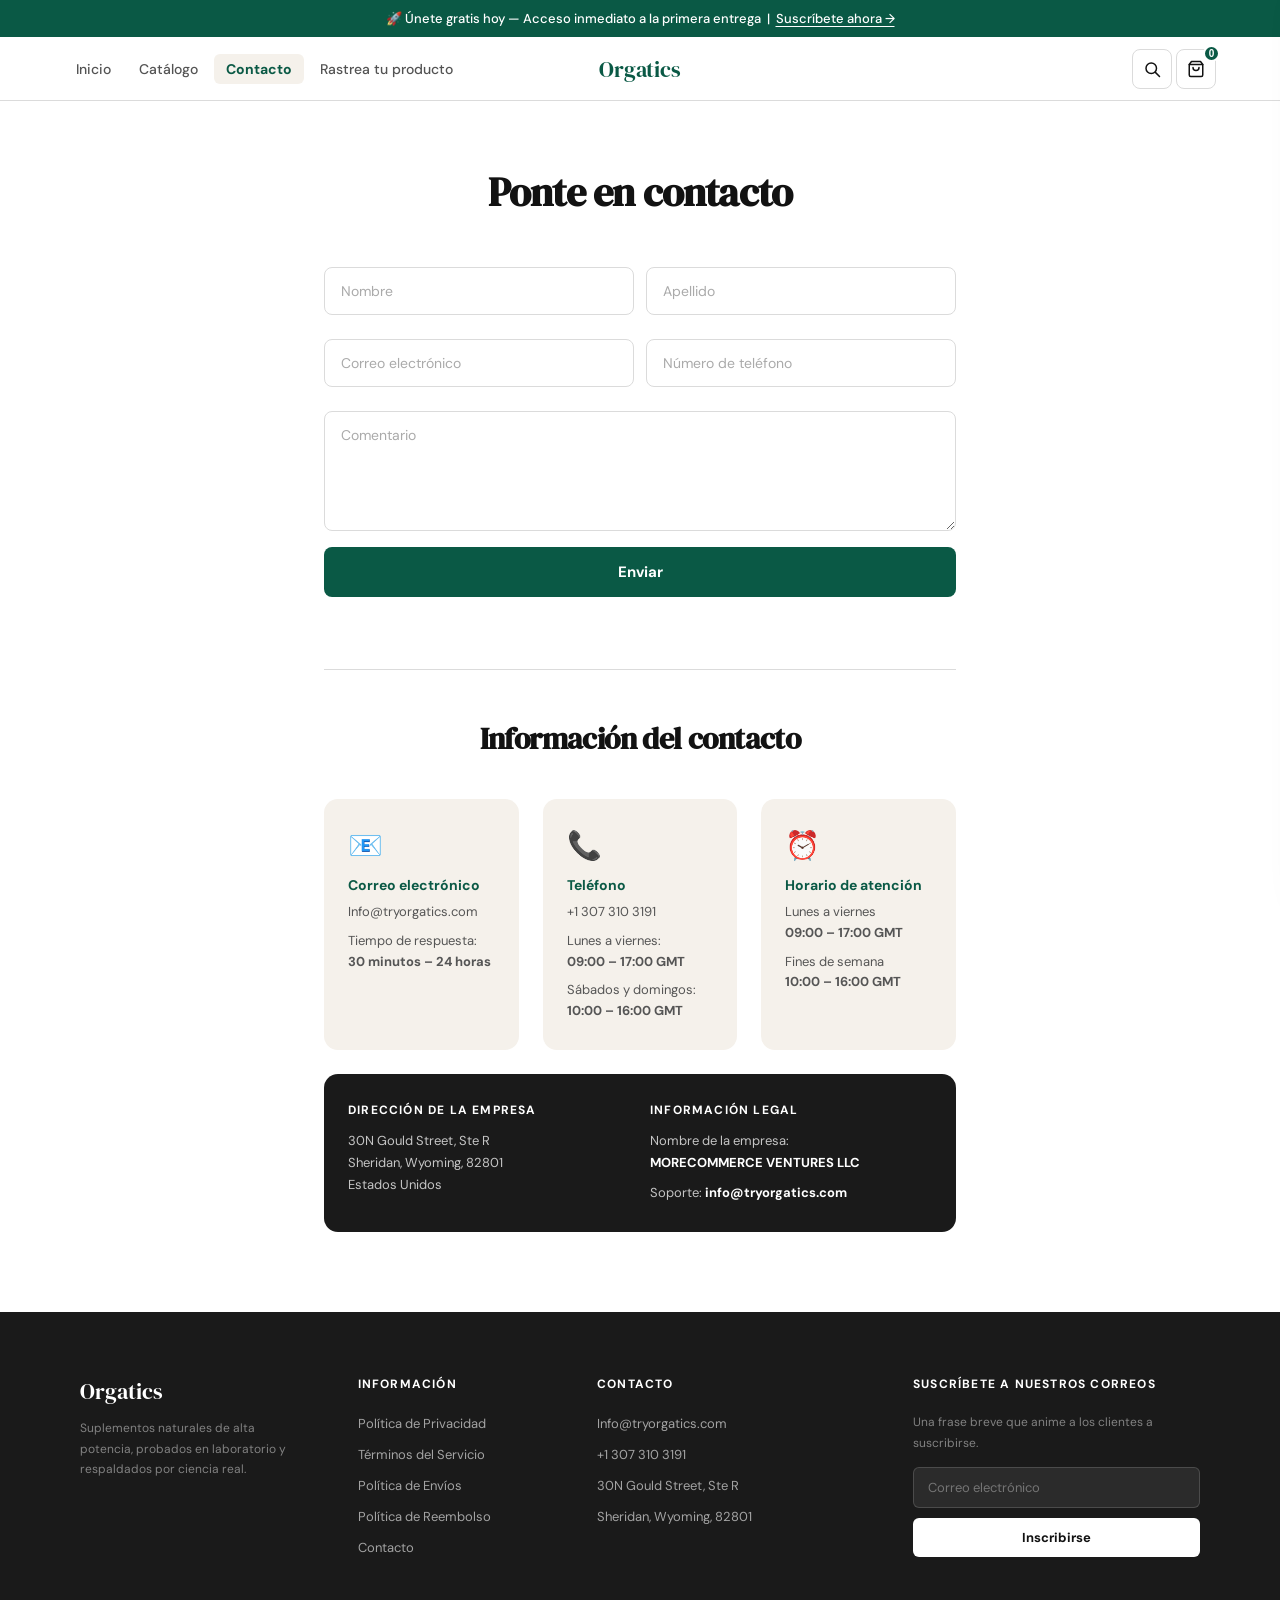
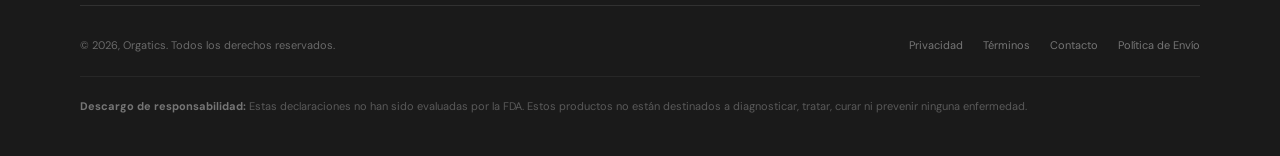
<file: contacto.html>
<!DOCTYPE html>
<html lang="es">
<head>
  <meta charset="UTF-8" />
  <meta name="viewport" content="width=device-width, initial-scale=1.0" />
  <title>Contacto — Orgatics</title>
  <link rel="preconnect" href="https://fonts.googleapis.com" />
  <link rel="preconnect" href="https://fonts.gstatic.com" crossorigin />
  <link href="https://fonts.googleapis.com/css2?family=DM+Serif+Display:ital@0;1&family=DM+Sans:ital,opsz,wght@0,9..40,300;0,9..40,400;0,9..40,500;0,9..40,600;0,9..40,700;1,9..40,400&display=swap" rel="stylesheet" />
  <style>
    *, *::before, *::after { box-sizing: border-box; margin: 0; padding: 0; }
    :root {
      --green: #0a5945; --green-light: #0d7a60; --purple: #6d388b;
      --cream: #f5f1eb; --cream-dark: #ede8e0; --black: #121212; --black-soft: #1a1a1a;
      --success: #00b67a; --white: #ffffff; --border: #dbdbdb; --muted: #6b6b6b;
      --font-display: 'DM Serif Display', Georgia, serif;
      --font-body: 'DM Sans', system-ui, sans-serif;
    }
    html { scroll-behavior: smooth; }
    body { font-family: var(--font-body); color: var(--black); background: var(--white); -webkit-font-smoothing: antialiased; }

    /* ── ANNOUNCE BAR ── */
    .announce-bar { background: var(--green); color: var(--white); text-align: center; padding: 10px 16px; font-size: 13px; font-weight: 500; }
    .announce-bar a { color: var(--white); text-decoration: underline; text-underline-offset: 3px; }

    /* ── NAV ── */
    nav { position: sticky; top: 0; z-index: 100; background: var(--white); border-bottom: 1px solid var(--border); display: grid; grid-template-columns: 1fr auto 1fr; align-items: center; padding: 0 5%; height: 64px; gap: 16px; }
    .nav-left { display: flex; align-items: center; }
    .nav-logo { font-family: var(--font-display); font-size: 22px; color: var(--green); text-decoration: none; letter-spacing: -0.01em; justify-self: center; white-space: nowrap; }
    .nav-right { display: flex; align-items: center; justify-content: flex-end; gap: 4px; }
    .nav-links { display: flex; gap: 4px; list-style: none; align-items: center; }
    .nav-links a { font-size: 14px; font-weight: 500; color: var(--black); text-decoration: none; opacity: 0.72; transition: opacity 0.2s; padding: 6px 12px; border-radius: 6px; }
    .nav-links a:hover { opacity: 1; background: #f5f5f5; }
    .nav-cta { background: var(--green) !important; color: var(--white) !important; padding: 8px 18px !important; border-radius: 6px; font-size: 13px !important; font-weight: 600 !important; opacity: 1 !important; }
    .nav-cta:hover { background: var(--green-light) !important; }
    .nav-active { background: var(--cream) !important; color: var(--green) !important; opacity: 1 !important; font-weight: 700 !important; }
    .nav-icon-btn { width: 40px; height: 40px; border-radius: 8px; border: 1px solid var(--border); background: var(--white); cursor: pointer; display: flex; align-items: center; justify-content: center; transition: background 0.2s; position: relative; }
    .nav-icon-btn:hover { background: var(--cream); }
    .nav-icon-btn svg { width: 18px; height: 18px; stroke: var(--black); stroke-width: 2; fill: none; stroke-linecap: round; stroke-linejoin: round; }
    .cart-count { position: absolute; top: -5px; right: -5px; width: 17px; height: 17px; background: var(--green); color: var(--white); border-radius: 50%; font-size: 10px; font-weight: 700; display: flex; align-items: center; justify-content: center; border: 2px solid var(--white); }
    .nav-hamburger { display: none; flex-direction: column; gap: 5px; cursor: pointer; }
    .nav-hamburger span { display: block; width: 22px; height: 2px; background: var(--black); border-radius: 2px; }
    .mobile-menu { display: none; }
    .mobile-menu-overlay { display: none; }

    /* ── CONTACT PAGE ── */
    .contact-wrapper { max-width: 760px; margin: 0 auto; padding: 64px 5% 80px; }

    .contact-wrapper h1 {
      font-family: var(--font-display);
      font-size: clamp(28px, 4vw, 40px);
      text-align: center;
      letter-spacing: -0.02em;
      margin-bottom: 48px;
    }

    /* Form */
    .contact-form { display: flex; flex-direction: column; gap: 0; }
    .form-row { display: grid; grid-template-columns: 1fr 1fr; gap: 12px; margin-bottom: 12px; }
    .form-field { display: flex; flex-direction: column; gap: 0; margin-bottom: 12px; }
    .form-field input,
    .form-field textarea {
      width: 100%;
      border: 1.5px solid var(--border);
      border-radius: 8px;
      padding: 14px 16px;
      font-family: var(--font-body);
      font-size: 14px;
      color: var(--black);
      outline: none;
      transition: border-color 0.2s;
      background: var(--white);
    }
    .form-field input:focus,
    .form-field textarea:focus { border-color: var(--green); }
    .form-field input::placeholder,
    .form-field textarea::placeholder { color: #aaa; }
    .form-field textarea { resize: vertical; min-height: 120px; }
    .btn-send {
      display: block;
      width: 100%;
      background: var(--green);
      color: var(--white);
      border: none;
      border-radius: 8px;
      padding: 15px;
      font-family: var(--font-body);
      font-size: 15px;
      font-weight: 700;
      cursor: pointer;
      transition: background 0.2s;
      margin-top: 4px;
    }
    .btn-send:hover { background: var(--green-light); }

    .form-success,
    .form-error {
      display: none;
      border-radius: 10px;
      padding: 16px 20px;
      font-size: 14px;
      font-weight: 500;
      text-align: center;
      margin-top: 14px;
      line-height: 1.5;
    }
    .form-success { background: #e8f5e9; border: 1px solid var(--success); color: #1b5e20; }
    .form-error   { background: #fff3f3; border: 1px solid #ffcdd2; color: #c62828; }
    .form-error a { color: #b71c1c; }
    .form-success.show, .form-error.show { display: block; }
    .btn-send:disabled { opacity: 0.65; cursor: not-allowed; }

    /* Contact info section */
    .contact-info-section {
      margin-top: 72px;
      padding-top: 48px;
      border-top: 1px solid var(--border);
    }
    .contact-info-section h2 {
      font-family: var(--font-display);
      font-size: clamp(22px, 3vw, 30px);
      text-align: center;
      margin-bottom: 40px;
      letter-spacing: -0.02em;
    }
    .contact-info-grid {
      display: grid;
      grid-template-columns: repeat(3, 1fr);
      gap: 24px;
    }
    .info-card {
      background: var(--cream);
      border-radius: 14px;
      padding: 28px 24px;
      display: flex;
      flex-direction: column;
      gap: 8px;
    }
    .info-card .info-icon { font-size: 28px; margin-bottom: 4px; }
    .info-card h4 { font-size: 14px; font-weight: 700; color: var(--green); }
    .info-card p { font-size: 13px; color: #555; line-height: 1.6; }

    .company-block {
      background: var(--black-soft);
      color: rgba(255,255,255,0.75);
      border-radius: 14px;
      padding: 28px 24px;
      margin-top: 24px;
      display: grid;
      grid-template-columns: 1fr 1fr;
      gap: 20px;
    }
    .company-block h4 { font-size: 12px; font-weight: 700; letter-spacing: 0.1em; text-transform: uppercase; color: var(--white); margin-bottom: 12px; }
    .company-block p { font-size: 13px; line-height: 1.7; }
    .company-block strong { color: var(--white); }

    /* Search + Cart */
    .search-wrapper { position: relative; }
    .search-dropdown { display: none; position: absolute; top: calc(100% + 10px); right: 0; width: 300px; background: var(--white); border: 1px solid var(--border); border-radius: 12px; box-shadow: 0 12px 40px rgba(0,0,0,0.12); padding: 12px; z-index: 200; }
    .search-dropdown.open { display: block; }
    .search-dropdown input { width: 100%; border: 1.5px solid var(--border); border-radius: 8px; padding: 10px 14px; font-family: var(--font-body); font-size: 14px; outline: none; }
    .cart-overlay { display: none; position: fixed; inset: 0; background: rgba(0,0,0,0.35); z-index: 300; }
    .cart-overlay.open { display: block; }
    .cart-drawer { position: fixed; top: 0; right: -400px; width: 360px; height: 100vh; background: var(--white); box-shadow: -8px 0 40px rgba(0,0,0,0.15); z-index: 301; display: flex; flex-direction: column; transition: right 0.3s cubic-bezier(0.4,0,0.2,1); }
    .cart-drawer.open { right: 0; }
    .cart-drawer-header { display: flex; align-items: center; justify-content: space-between; padding: 20px 24px; border-bottom: 1px solid var(--border); }
    .cart-drawer-header h3 { font-family: var(--font-display); font-size: 18px; }
    .cart-close { width: 32px; height: 32px; border: none; background: #f5f5f5; border-radius: 6px; cursor: pointer; font-size: 16px; display: flex; align-items: center; justify-content: center; }
    .cart-drawer-body { flex: 1; display: flex; flex-direction: column; align-items: center; justify-content: center; gap: 12px; padding: 32px; color: var(--muted); }
    .cart-drawer-body .empty-icon { font-size: 48px; opacity: 0.4; }
    .cart-drawer-body p { font-size: 14px; text-align: center; }
    .cart-drawer-footer { padding: 20px 24px; border-top: 1px solid var(--border); }
    .cart-checkout-btn { width: 100%; background: var(--green); color: var(--white); border: none; border-radius: 8px; padding: 14px; font-family: var(--font-body); font-size: 14px; font-weight: 700; cursor: pointer; opacity: 0.5; }

    /* ── FOOTER ── */
    footer { background: var(--black-soft); color: rgba(255,255,255,0.75); padding: 64px 5% 40px; }
    .footer-top { max-width: 1120px; margin: 0 auto; display: grid; grid-template-columns: 1.2fr 1fr 1.4fr 1.5fr; gap: 48px; padding-bottom: 48px; border-bottom: 1px solid rgba(255,255,255,0.1); }
    .footer-col h4 { color: var(--white); font-size: 12px; font-weight: 700; letter-spacing: 0.1em; text-transform: uppercase; margin-bottom: 20px; }
    .footer-col ul { list-style: none; display: flex; flex-direction: column; gap: 10px; }
    .footer-col ul a { font-size: 13px; color: rgba(255,255,255,0.6); text-decoration: none; transition: color 0.2s; }
    .footer-col ul a:hover { color: var(--white); }
    .footer-col p { font-size: 12px; line-height: 1.7; color: rgba(255,255,255,0.45); }
    .footer-logo { font-family: var(--font-display); font-size: 22px; color: var(--white); margin-bottom: 12px; display: block; }
    .footer-form { display: flex; flex-direction: column; gap: 10px; }
    .footer-form input { background: rgba(255,255,255,0.08); border: 1px solid rgba(255,255,255,0.15); border-radius: 6px; padding: 11px 14px; font-family: var(--font-body); font-size: 13px; color: var(--white); outline: none; }
    .footer-form input::placeholder { color: rgba(255,255,255,0.35); }
    .footer-form button { background: var(--white); color: var(--black); border: none; border-radius: 6px; padding: 11px; font-family: var(--font-body); font-size: 13px; font-weight: 700; cursor: pointer; }
    .footer-bottom { max-width: 1120px; margin: 32px auto 0; display: flex; align-items: center; justify-content: space-between; gap: 24px; flex-wrap: wrap; }
    .footer-bottom p { font-size: 11px; color: rgba(255,255,255,0.35); }
    .footer-bottom .legal-links { display: flex; gap: 20px; }
    .footer-bottom .legal-links a { font-size: 11px; color: rgba(255,255,255,0.4); text-decoration: none; }
    .footer-bottom .legal-links a:hover { color: rgba(255,255,255,0.75); }
    .disclaimer-bar { max-width: 1120px; margin: 24px auto 0; padding-top: 20px; border-top: 1px solid rgba(255,255,255,0.06); }
    .disclaimer-bar p { font-size: 11px; color: rgba(255,255,255,0.28); line-height: 1.7; }

    /* ── RESPONSIVE ── */
    @media (max-width: 768px) {
      nav { grid-template-columns: auto 1fr auto; padding: 0 16px; gap: 0; }
      .nav-left { display: none; }
      .nav-logo { display: block; text-align: center; font-size: 20px; }
      .nav-hamburger { display: flex; order: -1; }
      .form-row { grid-template-columns: 1fr; }
      .contact-info-grid { grid-template-columns: 1fr; }
      .company-block { grid-template-columns: 1fr; }
      .footer-top { grid-template-columns: 1fr; gap: 28px; }
      .footer-bottom { flex-direction: column; align-items: flex-start; }
      /* Menú móvil con animación slide — usar transform en lugar de display:none para que la transición funcione */
      .mobile-menu {
        display: flex;
        flex-direction: column;
        position: fixed; top: 0; left: 0; width: 80vw; max-width: 300px; height: 100vh;
        background: var(--white); z-index: 400; padding: 24px 20px;
        box-shadow: 4px 0 32px rgba(0,0,0,0.15);
        transform: translateX(-100%);
        transition: transform 0.3s cubic-bezier(0.4,0,0.2,1);
        pointer-events: none;
      }
      .mobile-menu.open { transform: translateX(0); pointer-events: auto; }
      .mobile-menu-overlay { position: fixed; inset: 0; background: rgba(0,0,0,0.4); z-index: 399; opacity: 0; pointer-events: none; transition: opacity 0.3s; }
      .mobile-menu-overlay.open { display: block; opacity: 1; pointer-events: auto; }
      .mobile-menu-header { display: flex; align-items: center; justify-content: space-between; margin-bottom: 32px; }
      .mobile-menu-header .logo { font-family: var(--font-display); font-size: 20px; color: var(--green); }
      .mobile-menu-close { width: 32px; height: 32px; background: #f5f5f5; border: none; border-radius: 6px; cursor: pointer; font-size: 16px; display: flex; align-items: center; justify-content: center; }
      .mobile-menu ul { list-style: none; display: flex; flex-direction: column; gap: 4px; }
      .mobile-menu ul li a { display: block; padding: 13px 14px; font-size: 16px; font-weight: 500; color: var(--black); text-decoration: none; border-radius: 8px; }
      .mobile-menu ul li a:hover { background: var(--cream); }
      .mobile-menu ul li a.cta-mobile { margin-top: 12px; background: var(--green); color: var(--white); text-align: center; font-weight: 700; }
    }
  </style>
</head>
<body>

  <div class="announce-bar">
    🚀 Únete gratis hoy &mdash; Acceso inmediato a la primera entrega &nbsp;|&nbsp; <a href="index.html">Suscríbete ahora →</a>
  </div>

  <nav>
    <div class="nav-left">
      <ul class="nav-links">
        <li><a href="index.html">Inicio</a></li>
        <li><a href="catalogo.html">Catálogo</a></li>
        <li><a href="contacto.html" class="nav-active">Contacto</a></li>
        <li><a href="rastreo.html">Rastrea tu producto</a></li>
      </ul>
    </div>
    <a href="index.html" class="nav-logo">Orgatics</a>
    <div class="nav-right">
      <div class="search-wrapper">
        <button class="nav-icon-btn" aria-label="Buscar" onclick="document.getElementById('search-dropdown').classList.toggle('open')">
          <svg viewBox="0 0 24 24"><circle cx="11" cy="11" r="7"/><line x1="16.5" y1="16.5" x2="22" y2="22"/></svg>
        </button>
        <div class="search-dropdown" id="search-dropdown">
          <input type="text" placeholder="Buscar..." />
        </div>
      </div>
      <button class="nav-icon-btn" aria-label="Carrito" onclick="openCart()">
        <svg viewBox="0 0 24 24"><path d="M6 2L3 6v14a2 2 0 002 2h14a2 2 0 002-2V6l-3-4z"/><line x1="3" y1="6" x2="21" y2="6"/><path d="M16 10a4 4 0 01-8 0"/></svg>
        <span class="cart-count">0</span>
      </button>
      <div class="nav-hamburger" onclick="toggleMobileMenu()">
        <span></span><span></span><span></span>
      </div>
    </div>
  </nav>

  <div class="mobile-menu-overlay" id="mobile-overlay" onclick="closeMobileMenu()"></div>
  <div class="mobile-menu" id="mobile-menu">
    <div class="mobile-menu-header">
      <span class="logo">Orgatics</span>
      <button class="mobile-menu-close" onclick="closeMobileMenu()">✕</button>
    </div>
    <ul>
      <li><a href="index.html">Inicio</a></li>
      <li><a href="catalogo.html">Catálogo</a></li>
      <li><a href="contacto.html">Contacto</a></li>
      <li><a href="rastreo.html">Rastrea tu producto</a></li>
      <li><a href="index.html#hero" class="cta-mobile">Suscribirse gratis →</a></li>
    </ul>
  </div>

  <div class="cart-overlay" id="cart-overlay" onclick="closeCart()"></div>
  <div class="cart-drawer" id="cart-drawer">
    <div class="cart-drawer-header">
      <h3>Tu Carrito</h3>
      <button class="cart-close" onclick="closeCart()">✕</button>
    </div>
    <div class="cart-drawer-body">
      <div class="empty-icon">🛍️</div>
      <p>Tu carrito está vacío.</p>
    </div>
    <div class="cart-drawer-footer">
      <button class="cart-checkout-btn">Ir al checkout →</button>
    </div>
  </div>

  <!-- CONTACT CONTENT -->
  <div class="contact-wrapper">
    <h1>Ponte en contacto</h1>

    <form class="contact-form" id="contact-form" onsubmit="sendForm(event)" novalidate>


      <div class="form-row">
        <div class="form-field">
          <input type="text" id="f-nombre" name="nombre" placeholder="Nombre" required autocomplete="given-name" />
        </div>
        <div class="form-field">
          <input type="text" id="f-apellido" name="apellido" placeholder="Apellido" required autocomplete="family-name" />
        </div>
      </div>
      <div class="form-row">
        <div class="form-field">
          <input type="email" id="f-email" name="email" placeholder="Correo electrónico" required autocomplete="email" />
        </div>
        <div class="form-field">
          <input type="tel" id="f-telefono" name="telefono" placeholder="Número de teléfono" autocomplete="tel" />
        </div>
      </div>
      <div class="form-field">
        <textarea id="f-comentario" name="comentario" placeholder="Comentario" rows="5"></textarea>
      </div>

      <button type="submit" class="btn-send" id="btn-send">
        <span id="btn-text">Enviar</span>
        <span id="btn-spinner" style="display:none;">Enviando…</span>
      </button>

      <!-- Estados del formulario -->
      <div class="form-success" id="form-success">
        ✅ ¡Mensaje enviado! Te responderemos en menos de 24 horas.
      </div>
      <div class="form-error" id="form-error">
        ⚠️ Hubo un problema al enviar. Intenta nuevamente o escríbenos a <a href="mailto:info@tryorgatics.com">info@tryorgatics.com</a>
      </div>

    </form>

    <!-- CONTACT INFO -->
    <div class="contact-info-section">
      <h2>Información del contacto</h2>
      <div class="contact-info-grid">
        <div class="info-card">
          <div class="info-icon">📧</div>
          <h4>Correo electrónico</h4>
          <p>Info@tryorgatics.com</p>
          <p>Tiempo de respuesta:<br><strong>30 minutos – 24 horas</strong></p>
        </div>
        <div class="info-card">
          <div class="info-icon">📞</div>
          <h4>Teléfono</h4>
          <p>+1 307 310 3191</p>
          <p>Lunes a viernes:<br><strong>09:00 – 17:00 GMT</strong></p>
          <p>Sábados y domingos:<br><strong>10:00 – 16:00 GMT</strong></p>
        </div>
        <div class="info-card">
          <div class="info-icon">⏰</div>
          <h4>Horario de atención</h4>
          <p>Lunes a viernes<br><strong>09:00 – 17:00 GMT</strong></p>
          <p>Fines de semana<br><strong>10:00 – 16:00 GMT</strong></p>
        </div>
      </div>

      <div class="company-block">
        <div>
          <h4>Dirección de la empresa</h4>
          <p>30N Gould Street, Ste R<br>Sheridan, Wyoming, 82801<br>Estados Unidos</p>
        </div>
        <div>
          <h4>Información legal</h4>
          <p>Nombre de la empresa:<br><strong>MORECOMMERCE VENTURES LLC</strong></p>
          <p style="margin-top:8px;">Soporte: <strong>info@tryorgatics.com</strong></p>
        </div>
      </div>
    </div>
  </div>

  <!-- FOOTER -->
  <footer>
    <div class="footer-top">
      <div class="footer-col">
        <span class="footer-logo">Orgatics</span>
        <p>Suplementos naturales de alta potencia, probados en laboratorio y respaldados por ciencia real.</p>
      </div>
      <div class="footer-col">
        <h4>Información</h4>
        <ul>
          <li><a href="#">Política de Privacidad</a></li>
          <li><a href="#">Términos del Servicio</a></li>
          <li><a href="#">Política de Envíos</a></li>
          <li><a href="#">Política de Reembolso</a></li>
          <li><a href="contacto.html">Contacto</a></li>
        </ul>
      </div>
      <div class="footer-col">
        <h4>Contacto</h4>
        <ul>
          <li><a href="#">Info@tryorgatics.com</a></li>
          <li><a href="#">+1 307 310 3191</a></li>
          <li><a href="#">30N Gould Street, Ste R</a></li>
          <li><a href="#">Sheridan, Wyoming, 82801</a></li>
        </ul>
      </div>
      <div class="footer-col">
        <h4>Suscríbete a nuestros correos</h4>
        <p style="margin-bottom:14px;font-size:12px;">Una frase breve que anime a los clientes a suscribirse.</p>
        <div class="footer-form">
          <input type="email" placeholder="Correo electrónico" />
          <button>Inscribirse</button>
        </div>
      </div>
    </div>
    <div class="footer-bottom">
      <p>© 2026, Orgatics. Todos los derechos reservados.</p>
      <div class="legal-links">
        <a href="#">Privacidad</a>
        <a href="#">Términos</a>
        <a href="contacto.html">Contacto</a>
        <a href="#">Política de Envío</a>
      </div>
    </div>
    <div class="disclaimer-bar">
      <p><strong style="color:rgba(255,255,255,0.4);">Descargo de responsabilidad:</strong> Estas declaraciones no han sido evaluadas por la FDA. Estos productos no están destinados a diagnosticar, tratar, curar ni prevenir ninguna enfermedad.</p>
    </div>
  </footer>

  <script>
    // ── CAMBIA SOLO ESTA LÍNEA con tu ID de Formspree ──
    const FORMSPREE_ID = 'xdajebop';

    async function sendForm(e) {
      e.preventDefault();

      const btn     = document.getElementById('btn-send');
      const btnText = document.getElementById('btn-text');
      const spinner = document.getElementById('btn-spinner');
      const success = document.getElementById('form-success');
      const error   = document.getElementById('form-error');

      // Validación básica
      const nombre = document.getElementById('f-nombre').value.trim();
      const email  = document.getElementById('f-email').value.trim();
      if (!nombre) { document.getElementById('f-nombre').style.borderColor = '#e57373'; document.getElementById('f-nombre').focus(); return; }
      if (!email)  { document.getElementById('f-email').style.borderColor  = '#e57373'; document.getElementById('f-email').focus();  return; }
      document.getElementById('f-nombre').style.borderColor = '';
      document.getElementById('f-email').style.borderColor  = '';

      // UI: loading
      btn.disabled           = true;
      btnText.style.display  = 'none';
      spinner.style.display  = 'inline';
      success.classList.remove('show');
      error.classList.remove('show');

      try {
        const res = await fetch('https://formspree.io/f/' + FORMSPREE_ID, {
          method:  'POST',
          headers: { 'Content-Type': 'application/json', 'Accept': 'application/json' },
          body: JSON.stringify({
            nombre:     nombre,
            apellido:   document.getElementById('f-apellido').value.trim(),
            email:      email,
            telefono:   document.getElementById('f-telefono').value.trim(),
            comentario: document.getElementById('f-comentario').value.trim(),
          }),
        });

        if (res.ok) {
          success.classList.add('show');
          e.target.reset();
        } else {
          throw new Error('Respuesta no OK: ' + res.status);
        }
      } catch (err) {
        error.classList.add('show');
        console.error('Form error:', err);
      } finally {
        btn.disabled          = false;
        btnText.style.display = 'inline';
        spinner.style.display = 'none';
      }
    }
    function openCart() { document.getElementById('cart-overlay').classList.add('open'); document.getElementById('cart-drawer').classList.add('open'); document.body.style.overflow = 'hidden'; }
    function closeCart() { document.getElementById('cart-overlay').classList.remove('open'); document.getElementById('cart-drawer').classList.remove('open'); document.body.style.overflow = ''; }
    function toggleMobileMenu() { document.getElementById('mobile-menu').classList.toggle('open'); document.getElementById('mobile-overlay').classList.toggle('open'); }
    function closeMobileMenu() { document.getElementById('mobile-menu').classList.remove('open'); document.getElementById('mobile-overlay').classList.remove('open'); }

    // Cerrar search dropdown al hacer click fuera
    document.addEventListener('click', function(e) {
      const sd = document.getElementById('search-dropdown');
      if (sd && sd.classList.contains('open') && !e.target.closest('.search-wrapper')) {
        sd.classList.remove('open');
      }
    });
  </script>
</body>
</html>
</file>
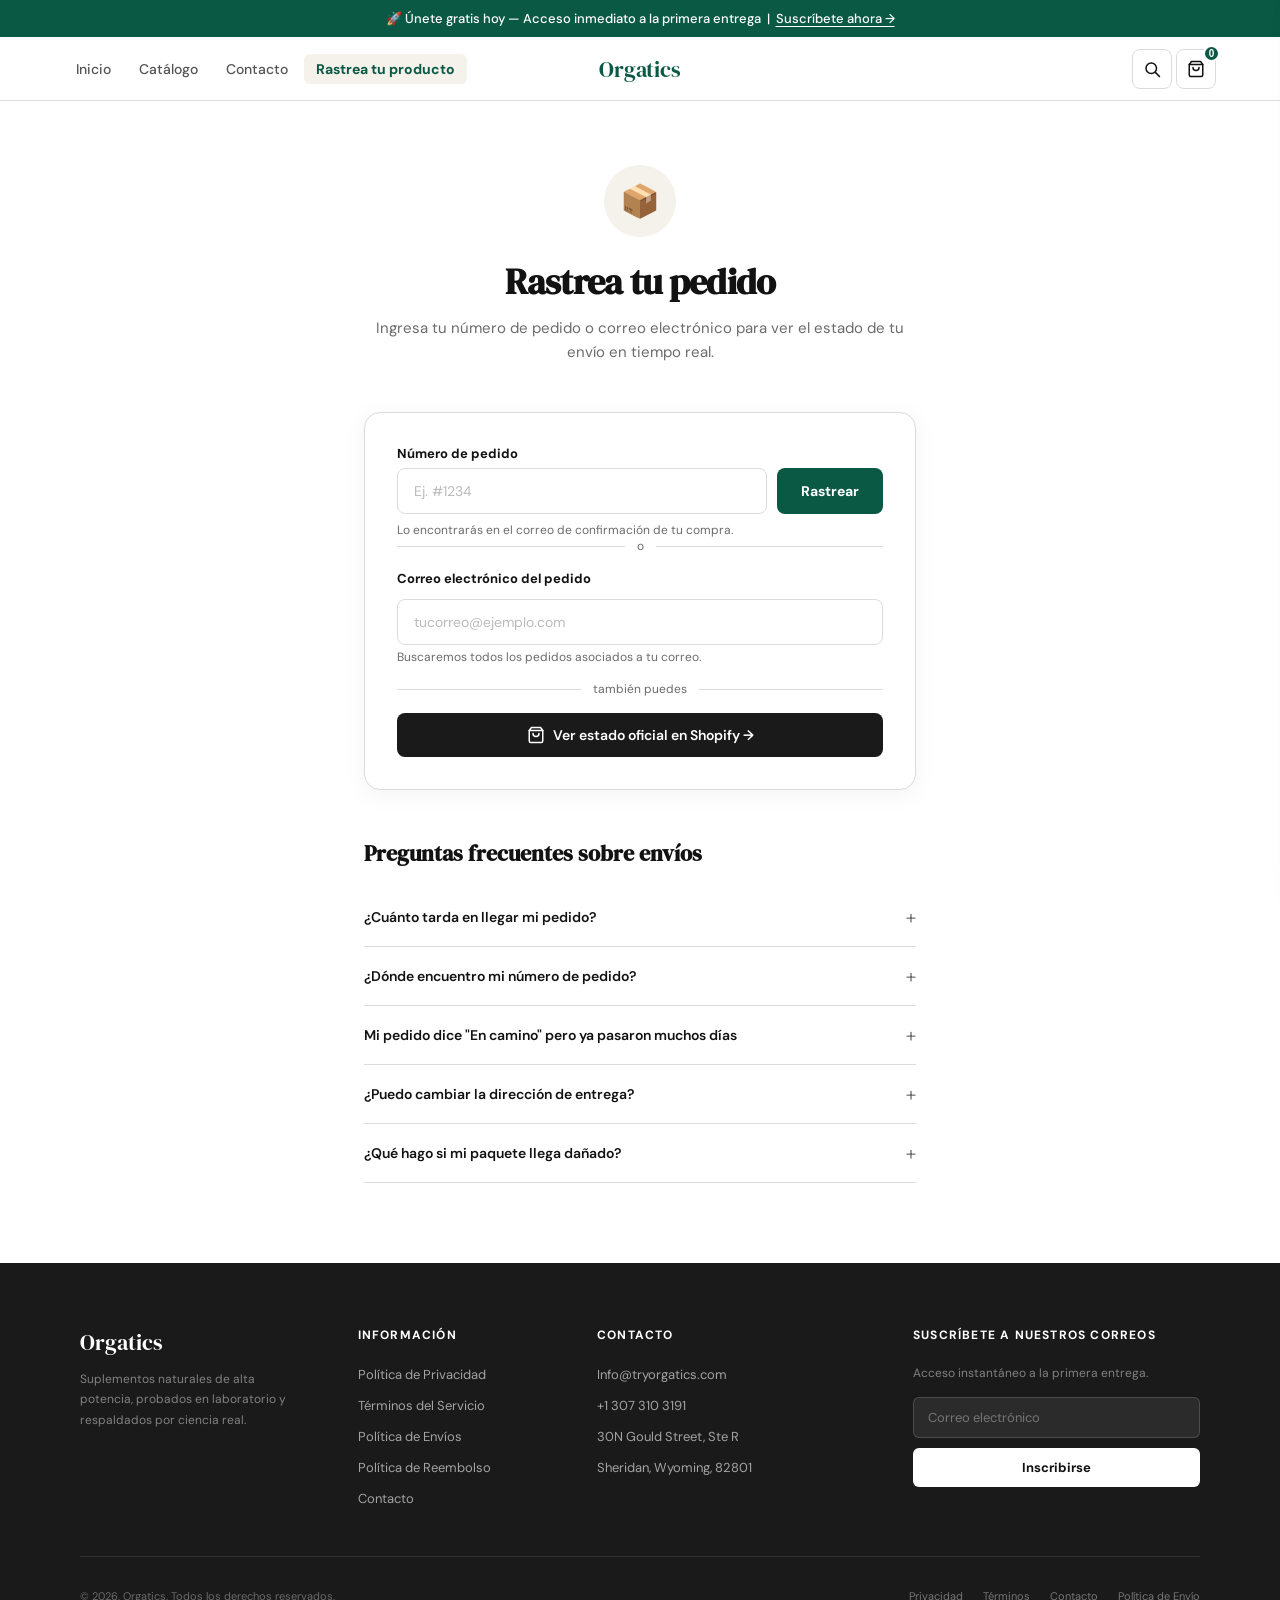
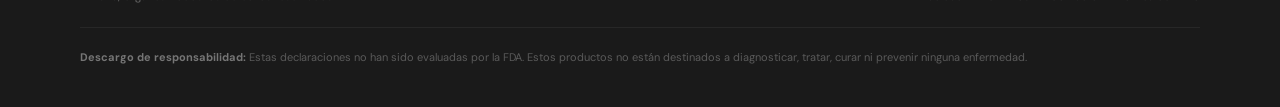
<file: rastreo.html>
<!DOCTYPE html>
<html lang="es">
<head>
  <meta charset="UTF-8" />
  <meta name="viewport" content="width=device-width, initial-scale=1.0" />
  <title>Rastrea tu pedido — Orgatics</title>
  <link rel="preconnect" href="https://fonts.googleapis.com" />
  <link rel="preconnect" href="https://fonts.gstatic.com" crossorigin />
  <link href="https://fonts.googleapis.com/css2?family=DM+Serif+Display:ital@0;1&family=DM+Sans:ital,opsz,wght@0,9..40,300;0,9..40,400;0,9..40,500;0,9..40,600;0,9..40,700;1,9..40,400&display=swap" rel="stylesheet" />
  <style>
    *, *::before, *::after { box-sizing: border-box; margin: 0; padding: 0; }
    :root {
      --green: #0a5945; --green-light: #0d7a60; --purple: #6d388b;
      --cream: #f5f1eb; --cream-dark: #ede8e0; --black: #121212; --black-soft: #1a1a1a;
      --success: #00b67a; --white: #ffffff; --border: #dbdbdb; --muted: #6b6b6b;
      --font-display: 'DM Serif Display', Georgia, serif;
      --font-body: 'DM Sans', system-ui, sans-serif;
    }
    html { scroll-behavior: smooth; }
    body { font-family: var(--font-body); color: var(--black); background: var(--white); -webkit-font-smoothing: antialiased; }

    /* ── ANNOUNCE BAR ── */
    .announce-bar { background: var(--green); color: var(--white); text-align: center; padding: 10px 16px; font-size: 13px; font-weight: 500; }
    .announce-bar a { color: var(--white); text-decoration: underline; text-underline-offset: 3px; }

    /* ── NAV ── */
    nav { position: sticky; top: 0; z-index: 100; background: var(--white); border-bottom: 1px solid var(--border); display: grid; grid-template-columns: 1fr auto 1fr; align-items: center; padding: 0 5%; height: 64px; gap: 16px; }
    .nav-left { display: flex; align-items: center; }
    .nav-logo { font-family: var(--font-display); font-size: 22px; color: var(--green); text-decoration: none; letter-spacing: -0.01em; justify-self: center; white-space: nowrap; }
    .nav-right { display: flex; align-items: center; justify-content: flex-end; gap: 4px; }
    .nav-links { display: flex; gap: 4px; list-style: none; align-items: center; }
    .nav-links a { font-size: 14px; font-weight: 500; color: var(--black); text-decoration: none; opacity: 0.72; padding: 6px 12px; border-radius: 6px; transition: opacity 0.2s, background 0.2s; }
    .nav-links a:hover { opacity: 1; background: #f5f5f5; }
    .nav-cta { background: var(--green) !important; color: var(--white) !important; padding: 8px 18px !important; border-radius: 6px; font-size: 13px !important; font-weight: 600 !important; opacity: 1 !important; }
    .nav-cta:hover { background: var(--green-light) !important; }
    .nav-active { background: var(--cream) !important; color: var(--green) !important; opacity: 1 !important; font-weight: 700 !important; }
    .nav-icon-btn { width: 40px; height: 40px; border-radius: 8px; border: 1px solid var(--border); background: var(--white); cursor: pointer; display: flex; align-items: center; justify-content: center; transition: background 0.2s; position: relative; }
    .nav-icon-btn:hover { background: var(--cream); }
    .nav-icon-btn svg { width: 18px; height: 18px; stroke: var(--black); stroke-width: 2; fill: none; stroke-linecap: round; stroke-linejoin: round; }
    .cart-count { position: absolute; top: -5px; right: -5px; width: 17px; height: 17px; background: var(--green); color: var(--white); border-radius: 50%; font-size: 10px; font-weight: 700; display: flex; align-items: center; justify-content: center; border: 2px solid var(--white); }
    .nav-hamburger { display: none; flex-direction: column; gap: 5px; cursor: pointer; }
    .nav-hamburger span { display: block; width: 22px; height: 2px; background: var(--black); border-radius: 2px; }
    .mobile-menu { display: none; }
    .mobile-menu-overlay { display: none; }

    /* ── SEARCH ── */
    .search-wrapper { position: relative; }
    .search-dropdown { display: none; position: absolute; top: calc(100% + 10px); right: 0; width: 300px; background: var(--white); border: 1px solid var(--border); border-radius: 12px; box-shadow: 0 12px 40px rgba(0,0,0,0.12); padding: 12px; z-index: 200; }
    .search-dropdown.open { display: block; }
    .search-dropdown input { width: 100%; border: 1.5px solid var(--border); border-radius: 8px; padding: 10px 14px; font-family: var(--font-body); font-size: 14px; outline: none; }
    .search-dropdown input:focus { border-color: var(--green); }

    /* ── CART ── */
    .cart-overlay { display: none; position: fixed; inset: 0; background: rgba(0,0,0,0.35); z-index: 300; }
    .cart-overlay.open { display: block; }
    .cart-drawer { position: fixed; top: 0; right: -400px; width: 360px; height: 100vh; background: var(--white); box-shadow: -8px 0 40px rgba(0,0,0,0.15); z-index: 301; display: flex; flex-direction: column; transition: right 0.3s cubic-bezier(0.4,0,0.2,1); }
    .cart-drawer.open { right: 0; }
    .cart-drawer-header { display: flex; align-items: center; justify-content: space-between; padding: 20px 24px; border-bottom: 1px solid var(--border); }
    .cart-drawer-header h3 { font-family: var(--font-display); font-size: 18px; }
    .cart-close { width: 32px; height: 32px; border: none; background: #f5f5f5; border-radius: 6px; cursor: pointer; font-size: 16px; display: flex; align-items: center; justify-content: center; }
    .cart-close:hover { background: #ebebeb; }
    .cart-drawer-body { flex: 1; display: flex; flex-direction: column; align-items: center; justify-content: center; gap: 12px; padding: 32px; color: var(--muted); }
    .cart-drawer-body .empty-icon { font-size: 48px; opacity: 0.4; }
    .cart-drawer-body p { font-size: 14px; text-align: center; line-height: 1.6; }
    .cart-drawer-footer { padding: 20px 24px; border-top: 1px solid var(--border); }
    .cart-checkout-btn { width: 100%; background: var(--green); color: var(--white); border: none; border-radius: 8px; padding: 14px; font-family: var(--font-body); font-size: 14px; font-weight: 700; cursor: pointer; opacity: 0.5; }

    /* ── TRACKING PAGE ── */
    .tracking-wrapper {
      max-width: 680px;
      margin: 0 auto;
      padding: 64px 5% 80px;
    }

    .tracking-header { text-align: center; margin-bottom: 48px; }
    .tracking-header .icon-wrap {
      width: 72px; height: 72px;
      background: var(--cream);
      border-radius: 50%;
      display: flex; align-items: center; justify-content: center;
      font-size: 32px;
      margin: 0 auto 20px;
    }
    .tracking-header h1 {
      font-family: var(--font-display);
      font-size: clamp(26px, 4vw, 36px);
      letter-spacing: -0.02em;
      margin-bottom: 10px;
    }
    .tracking-header p { font-size: 15px; color: var(--muted); line-height: 1.6; }

    /* Search form */
    .tracking-form {
      background: var(--white);
      border: 1px solid var(--border);
      border-radius: 16px;
      padding: 32px;
      margin-bottom: 32px;
      box-shadow: 0 4px 24px rgba(0,0,0,0.05);
    }
    .tracking-form label {
      display: block;
      font-size: 13px;
      font-weight: 700;
      color: var(--black);
      margin-bottom: 6px;
    }
    .tracking-form .field-group {
      display: flex;
      gap: 10px;
      margin-bottom: 16px;
    }
    .tracking-form input {
      flex: 1;
      border: 1.5px solid var(--border);
      border-radius: 8px;
      padding: 13px 16px;
      font-family: var(--font-body);
      font-size: 14px;
      color: var(--black);
      outline: none;
      transition: border-color 0.2s;
    }
    .tracking-form input:focus { border-color: var(--green); }
    .tracking-form input::placeholder { color: #bbb; }
    .btn-track {
      background: var(--green);
      color: var(--white);
      border: none;
      border-radius: 8px;
      padding: 13px 24px;
      font-family: var(--font-body);
      font-size: 14px;
      font-weight: 700;
      cursor: pointer;
      white-space: nowrap;
      transition: background 0.2s;
    }
    .btn-track:hover { background: var(--green-light); }
    .tracking-form .divider-or {
      display: flex; align-items: center; gap: 12px;
      font-size: 12px; color: var(--muted);
      margin-bottom: 16px;
    }
    .tracking-form .divider-or::before,
    .tracking-form .divider-or::after { content: ''; flex: 1; height: 1px; background: var(--border); }
    .tracking-form .email-row { display: flex; flex-direction: column; gap: 6px; }
    .tracking-form .hint { font-size: 12px; color: var(--muted); margin-top: -8px; }
    .btn-shopify-track {
      display: flex; align-items: center; justify-content: center; gap: 8px;
      width: 100%; padding: 13px 20px; margin-top: 4px;
      background: var(--black-soft); color: var(--white);
      border: none; border-radius: 8px; font-family: var(--font-body); font-size: 14px; font-weight: 600;
      text-decoration: none; cursor: pointer; transition: background 0.2s;
    }
    .btn-shopify-track:hover { background: #2a2a2a; }

    /* ── RESULT PANEL ── */
    .tracking-result { display: none; }
    .tracking-result.show { display: block; }

    .result-header {
      background: var(--green);
      color: var(--white);
      border-radius: 14px 14px 0 0;
      padding: 24px 28px;
      display: flex;
      align-items: center;
      justify-content: space-between;
      gap: 16px;
      flex-wrap: wrap;
    }
    .result-header .order-info h3 { font-family: var(--font-display); font-size: 18px; margin-bottom: 4px; }
    .result-header .order-info p { font-size: 13px; opacity: 0.8; }
    .status-pill {
      background: rgba(255,255,255,0.2);
      border: 1.5px solid rgba(255,255,255,0.4);
      border-radius: 50px;
      padding: 7px 16px;
      font-size: 13px;
      font-weight: 700;
      white-space: nowrap;
      display: flex;
      align-items: center;
      gap: 6px;
    }
    .status-dot { width: 8px; height: 8px; border-radius: 50%; background: #7fff7f; animation: pulse 1.5s infinite; }
    @keyframes pulse { 0%,100%{opacity:1} 50%{opacity:0.4} }

    .result-body {
      border: 1px solid var(--border);
      border-top: none;
      border-radius: 0 0 14px 14px;
      overflow: hidden;
    }

    /* Progress tracker */
    .progress-section { padding: 32px 28px 24px; }
    .progress-section h4 { font-size: 12px; font-weight: 700; letter-spacing: 0.08em; text-transform: uppercase; color: var(--muted); margin-bottom: 28px; }

    .steps {
      position: relative;
      display: flex;
      flex-direction: column;
      gap: 0;
    }
    .step {
      display: flex;
      gap: 20px;
      align-items: flex-start;
      position: relative;
    }
    .step:not(:last-child)::after {
      content: '';
      position: absolute;
      left: 15px;
      top: 32px;
      width: 2px;
      height: calc(100% - 8px);
      background: var(--border);
      z-index: 0;
    }
    .step.done:not(:last-child)::after { background: var(--green); }
    .step.active:not(:last-child)::after { background: linear-gradient(to bottom, var(--green), var(--border)); }

    .step-icon {
      width: 32px; height: 32px;
      border-radius: 50%;
      background: var(--border);
      display: flex; align-items: center; justify-content: center;
      font-size: 14px;
      flex-shrink: 0;
      z-index: 1;
      position: relative;
      transition: background 0.3s;
    }
    .step.done .step-icon { background: var(--green); }
    .step.active .step-icon { background: var(--green); box-shadow: 0 0 0 4px rgba(10,89,69,0.15); }
    .step.pending .step-icon { background: #e8e8e8; }

    .step-content { padding: 4px 0 28px; flex: 1; }
    .step:last-child .step-content { padding-bottom: 0; }
    .step-content strong { display: block; font-size: 14px; font-weight: 700; margin-bottom: 3px; }
    .step.pending .step-content strong { color: var(--muted); }
    .step-content span { font-size: 12px; color: var(--muted); }
    .step-content .step-date { font-size: 12px; color: var(--muted); margin-top: 4px; }

    /* Order details */
    .order-details {
      border-top: 1px solid var(--border);
      padding: 24px 28px;
      display: grid;
      grid-template-columns: 1fr 1fr;
      gap: 20px;
    }
    .detail-group h5 { font-size: 11px; font-weight: 700; text-transform: uppercase; letter-spacing: 0.08em; color: var(--muted); margin-bottom: 6px; }
    .detail-group p { font-size: 14px; color: var(--black); line-height: 1.5; }

    /* Product in order */
    .order-product {
      border-top: 1px solid var(--border);
      padding: 20px 28px;
      display: flex;
      align-items: center;
      gap: 16px;
    }
    .order-product .prod-thumb {
      width: 56px; height: 56px;
      background: var(--cream);
      border-radius: 10px;
      display: flex; align-items: center; justify-content: center;
      font-size: 26px;
      flex-shrink: 0;
    }
    .order-product .prod-info strong { font-size: 14px; display: block; margin-bottom: 3px; }
    .order-product .prod-info span { font-size: 12px; color: var(--muted); }
    .order-product .prod-price { margin-left: auto; font-size: 15px; font-weight: 700; }

    /* Carrier info */
    .carrier-section {
      border-top: 1px solid var(--border);
      padding: 20px 28px;
      display: flex;
      align-items: center;
      justify-content: space-between;
      gap: 16px;
      flex-wrap: wrap;
    }
    .carrier-info { display: flex; align-items: center; gap: 12px; }
    .carrier-logo { width: 48px; height: 48px; background: var(--cream); border-radius: 8px; display: flex; align-items: center; justify-content: center; font-size: 22px; }
    .carrier-info h5 { font-size: 14px; font-weight: 700; }
    .carrier-info p { font-size: 12px; color: var(--muted); }
    .btn-carrier { border: 1.5px solid var(--green); color: var(--green); background: transparent; border-radius: 8px; padding: 9px 18px; font-family: var(--font-body); font-size: 13px; font-weight: 600; cursor: pointer; transition: all 0.2s; }
    .btn-carrier:hover { background: var(--green); color: var(--white); }

    /* Error state */
    .tracking-error {
      display: none;
      background: #fff3f3;
      border: 1px solid #ffcdd2;
      border-radius: 12px;
      padding: 20px 24px;
      align-items: center;
      gap: 14px;
      margin-bottom: 20px;
    }
    .tracking-error.show { display: flex; }
    .tracking-error .err-icon { font-size: 24px; flex-shrink: 0; }
    .tracking-error p { font-size: 14px; color: #c62828; line-height: 1.5; }

    /* FAQ section */
    .faq-section { margin-top: 48px; }
    .faq-section h2 { font-family: var(--font-display); font-size: 22px; margin-bottom: 20px; }
    .faq-item { border-bottom: 1px solid var(--border); }
    .faq-q {
      display: flex; align-items: center; justify-content: space-between;
      padding: 16px 0; cursor: pointer;
      font-size: 14px; font-weight: 600;
      list-style: none;
      gap: 12px;
    }
    .faq-q::-webkit-details-marker { display: none; }
    .faq-q::after { content: '+'; font-size: 20px; font-weight: 300; color: var(--muted); flex-shrink: 0; transition: transform 0.2s; }
    details[open] .faq-q::after { transform: rotate(45deg); }
    .faq-a { padding: 0 0 16px; font-size: 13px; color: #555; line-height: 1.7; }

    /* ── FOOTER ── */
    footer { background: var(--black-soft); color: rgba(255,255,255,0.75); padding: 64px 5% 40px; }
    .footer-top { max-width: 1120px; margin: 0 auto; display: grid; grid-template-columns: 1.2fr 1fr 1.4fr 1.5fr; gap: 48px; padding-bottom: 48px; border-bottom: 1px solid rgba(255,255,255,0.1); }
    .footer-col h4 { color: var(--white); font-size: 12px; font-weight: 700; letter-spacing: 0.1em; text-transform: uppercase; margin-bottom: 20px; }
    .footer-col ul { list-style: none; display: flex; flex-direction: column; gap: 10px; }
    .footer-col ul a { font-size: 13px; color: rgba(255,255,255,0.6); text-decoration: none; transition: color 0.2s; }
    .footer-col ul a:hover { color: var(--white); }
    .footer-col p { font-size: 12px; line-height: 1.7; color: rgba(255,255,255,0.45); }
    .footer-logo { font-family: var(--font-display); font-size: 22px; color: var(--white); margin-bottom: 12px; display: block; }
    .footer-form { display: flex; flex-direction: column; gap: 10px; }
    .footer-form input { background: rgba(255,255,255,0.08); border: 1px solid rgba(255,255,255,0.15); border-radius: 6px; padding: 11px 14px; font-family: var(--font-body); font-size: 13px; color: var(--white); outline: none; }
    .footer-form input::placeholder { color: rgba(255,255,255,0.35); }
    .footer-form button { background: var(--white); color: var(--black); border: none; border-radius: 6px; padding: 11px; font-family: var(--font-body); font-size: 13px; font-weight: 700; cursor: pointer; }
    .footer-bottom { max-width: 1120px; margin: 32px auto 0; display: flex; align-items: center; justify-content: space-between; gap: 24px; flex-wrap: wrap; }
    .footer-bottom p { font-size: 11px; color: rgba(255,255,255,0.35); }
    .footer-bottom .legal-links { display: flex; gap: 20px; }
    .footer-bottom .legal-links a { font-size: 11px; color: rgba(255,255,255,0.4); text-decoration: none; }
    .footer-bottom .legal-links a:hover { color: rgba(255,255,255,0.75); }
    .disclaimer-bar { max-width: 1120px; margin: 24px auto 0; padding-top: 20px; border-top: 1px solid rgba(255,255,255,0.06); }
    .disclaimer-bar p { font-size: 11px; color: rgba(255,255,255,0.28); line-height: 1.7; }

    /* ── RESPONSIVE ── */
    @media (max-width: 768px) {
      nav { grid-template-columns: auto 1fr auto; padding: 0 16px; gap: 0; }
      .nav-left { display: none; }
      .nav-logo { display: block; text-align: center; font-size: 20px; }
      .nav-hamburger { display: flex; order: -1; }
      .tracking-form .field-group { flex-direction: column; }
      .btn-track { width: 100%; }
      .order-details { grid-template-columns: 1fr; gap: 14px; }
      .carrier-section { flex-direction: column; align-items: flex-start; }
      .result-header { flex-direction: column; align-items: flex-start; }
      .footer-top { grid-template-columns: 1fr; gap: 28px; }
      .footer-bottom { flex-direction: column; align-items: flex-start; }
      /* Menú móvil con animación slide */
      .mobile-menu {
        display: flex;
        flex-direction: column;
        position: fixed; top: 0; left: 0; width: 80vw; max-width: 300px; height: 100vh;
        background: var(--white); z-index: 400; padding: 24px 20px;
        box-shadow: 4px 0 32px rgba(0,0,0,0.15);
        transform: translateX(-100%);
        transition: transform 0.3s cubic-bezier(0.4,0,0.2,1);
        pointer-events: none;
      }
      .mobile-menu.open { transform: translateX(0); pointer-events: auto; }
      .mobile-menu-overlay { position: fixed; inset: 0; background: rgba(0,0,0,0.4); z-index: 399; opacity: 0; pointer-events: none; transition: opacity 0.3s; }
      .mobile-menu-overlay.open { display: block; opacity: 1; pointer-events: auto; }
      .mobile-menu-header { display: flex; align-items: center; justify-content: space-between; margin-bottom: 32px; }
      .mobile-menu-header .logo { font-family: var(--font-display); font-size: 20px; color: var(--green); }
      .mobile-menu-close { width: 32px; height: 32px; background: #f5f5f5; border: none; border-radius: 6px; cursor: pointer; font-size: 16px; display: flex; align-items: center; justify-content: center; }
      .mobile-menu ul { list-style: none; display: flex; flex-direction: column; gap: 4px; }
      .mobile-menu ul li a { display: block; padding: 13px 14px; font-size: 16px; font-weight: 500; color: var(--black); text-decoration: none; border-radius: 8px; }
      .mobile-menu ul li a:hover { background: var(--cream); }
      .mobile-menu ul li a.cta-mobile { margin-top: 12px; background: var(--green); color: var(--white); text-align: center; font-weight: 700; }
    }
  </style>
</head>
<body>

  <div class="announce-bar">
    🚀 Únete gratis hoy &mdash; Acceso inmediato a la primera entrega &nbsp;|&nbsp; <a href="index.html">Suscríbete ahora →</a>
  </div>

  <nav>
    <div class="nav-left">
      <ul class="nav-links">
        <li><a href="index.html">Inicio</a></li>
        <li><a href="catalogo.html">Catálogo</a></li>
        <li><a href="contacto.html">Contacto</a></li>
        <li><a href="rastreo.html" class="nav-active">Rastrea tu producto</a></li>
      </ul>
    </div>
    <a href="index.html" class="nav-logo">Orgatics</a>
    <div class="nav-right">
      <div class="search-wrapper">
        <button class="nav-icon-btn" aria-label="Buscar" onclick="document.getElementById('search-dropdown').classList.toggle('open')">
          <svg viewBox="0 0 24 24"><circle cx="11" cy="11" r="7"/><line x1="16.5" y1="16.5" x2="22" y2="22"/></svg>
        </button>
        <div class="search-dropdown" id="search-dropdown">
          <input type="text" placeholder="Buscar..." />
        </div>
      </div>
      <button class="nav-icon-btn" aria-label="Carrito" onclick="openCart()">
        <svg viewBox="0 0 24 24"><path d="M6 2L3 6v14a2 2 0 002 2h14a2 2 0 002-2V6l-3-4z"/><line x1="3" y1="6" x2="21" y2="6"/><path d="M16 10a4 4 0 01-8 0"/></svg>
        <span class="cart-count">0</span>
      </button>
      <div class="nav-hamburger" onclick="toggleMobileMenu()">
        <span></span><span></span><span></span>
      </div>
    </div>
  </nav>

  <div class="mobile-menu-overlay" id="mobile-overlay" onclick="closeMobileMenu()"></div>
  <div class="mobile-menu" id="mobile-menu">
    <div class="mobile-menu-header">
      <span class="logo">Orgatics</span>
      <button class="mobile-menu-close" onclick="closeMobileMenu()">✕</button>
    </div>
    <ul>
      <li><a href="index.html">Inicio</a></li>
      <li><a href="catalogo.html">Catálogo</a></li>
      <li><a href="contacto.html">Contacto</a></li>
      <li><a href="rastreo.html">Rastrea tu producto</a></li>
      <li><a href="index.html#hero" class="cta-mobile">Suscribirse gratis →</a></li>
    </ul>
  </div>

  <div class="cart-overlay" id="cart-overlay" onclick="closeCart()"></div>
  <div class="cart-drawer" id="cart-drawer">
    <div class="cart-drawer-header">
      <h3>Tu Carrito</h3>
      <button class="cart-close" onclick="closeCart()">✕</button>
    </div>
    <div class="cart-drawer-body">
      <div class="empty-icon">🛍️</div>
      <p>Tu carrito está vacío.</p>
    </div>
    <div class="cart-drawer-footer">
      <button class="cart-checkout-btn">Ir al checkout →</button>
    </div>
  </div>

  <!-- TRACKING CONTENT -->
  <div class="tracking-wrapper">

    <div class="tracking-header">
      <div class="icon-wrap">📦</div>
      <h1>Rastrea tu pedido</h1>
      <p>Ingresa tu número de pedido o correo electrónico para ver el estado de tu envío en tiempo real.</p>
    </div>

    <!-- FORM -->
    <div class="tracking-form">
      <label for="order-number">Número de pedido</label>
      <div class="field-group">
        <input type="text" id="order-number" placeholder="Ej. #1234" />
        <button class="btn-track" onclick="trackOrder()">Rastrear</button>
      </div>
      <p class="hint">Lo encontrarás en el correo de confirmación de tu compra.</p>

      <div class="divider-or">o</div>

      <div class="email-row">
        <label for="order-email">Correo electrónico del pedido</label>
        <input type="email" id="order-email" placeholder="tucorreo@ejemplo.com" style="margin-bottom:6px;" />
        <p class="hint">Buscaremos todos los pedidos asociados a tu correo.</p>
      </div>

      <div class="divider-or" style="margin-top:16px;">también puedes</div>

      <a href="https://tryorgatics.myshopify.com/apps/order-lookup" target="_blank" class="btn-shopify-track">
        <svg width="18" height="18" viewBox="0 0 24 24" fill="none" stroke="currentColor" stroke-width="2" stroke-linecap="round" stroke-linejoin="round"><path d="M6 2L3 6v14a2 2 0 002 2h14a2 2 0 002-2V6l-3-4z"/><line x1="3" y1="6" x2="21" y2="6"/><path d="M16 10a4 4 0 01-8 0"/></svg>
        Ver estado oficial en Shopify →
      </a>
    </div>

    <!-- ERROR STATE -->
    <div class="tracking-error" id="tracking-error">
      <span class="err-icon">⚠️</span>
      <p>No encontramos ningún pedido con ese número o correo. Verifica los datos e intenta nuevamente. Si el problema persiste, <a href="contacto.html" style="color:var(--green);font-weight:600;">contáctanos</a>.</p>
    </div>

    <!-- RESULT PANEL (hidden by default, shown after search) -->
    <div class="tracking-result" id="tracking-result">

      <div class="result-header">
        <div class="order-info">
          <h3 id="result-order-id">Pedido #ORG-2024-00142</h3>
          <p id="result-date">Realizado el 15 de mayo de 2026 · 1 artículo</p>
        </div>
        <div class="status-pill">
          <span class="status-dot"></span>
          <span id="result-status">En camino</span>
        </div>
      </div>

      <div class="result-body">

        <!-- Progress steps -->
        <div class="progress-section">
          <h4>Estado del envío</h4>
          <div class="steps">

            <div class="step done">
              <div class="step-icon">✓</div>
              <div class="step-content">
                <strong>Pedido confirmado</strong>
                <span>Tu pago fue procesado correctamente.</span>
                <div class="step-date">15 may 2026 · 10:32 AM</div>
              </div>
            </div>

            <div class="step done">
              <div class="step-icon">✓</div>
              <div class="step-content">
                <strong>Preparando tu pedido</strong>
                <span>El equipo de almacén ha empacado tu producto.</span>
                <div class="step-date">16 may 2026 · 08:15 AM</div>
              </div>
            </div>

            <div class="step active">
              <div class="step-icon">🚚</div>
              <div class="step-content">
                <strong>En camino</strong>
                <span>Tu paquete está en tránsito hacia tu dirección.</span>
                <div class="step-date">17 may 2026 · 06:48 AM — En ruta</div>
              </div>
            </div>

            <div class="step pending">
              <div class="step-icon">🏠</div>
              <div class="step-content">
                <strong>Entregado</strong>
                <span>Estimado: 19 – 21 de mayo de 2026</span>
              </div>
            </div>

          </div>
        </div>

        <!-- Product in order -->
        <div class="order-product">
          <div class="prod-thumb">🌿</div>
          <div class="prod-info">
            <strong>Aceite de Orégano y Semilla Negra Orgáticos</strong>
            <span>60 cápsulas · Qty: 1</span>
          </div>
          <span class="prod-price">$44.95</span>
        </div>

        <!-- Order details -->
        <div class="order-details">
          <div class="detail-group">
            <h5>Dirección de envío</h5>
            <p id="result-address">Calle Principal 123<br>Buenos Aires, Argentina</p>
          </div>
          <div class="detail-group">
            <h5>Método de envío</h5>
            <p>Envío estándar internacional<br><strong>Gratis</strong></p>
          </div>
          <div class="detail-group">
            <h5>Número de seguimiento</h5>
            <p id="result-tracking-num" style="font-family:monospace;font-size:13px;letter-spacing:0.05em;">1Z999AA10123456784</p>
          </div>
          <div class="detail-group">
            <h5>Total del pedido</h5>
            <p><strong>$44.95</strong> <span style="font-size:12px;color:var(--muted);">IVA incluido</span></p>
          </div>
        </div>

        <!-- Carrier -->
        <div class="carrier-section">
          <div class="carrier-info">
            <div class="carrier-logo">📮</div>
            <div>
              <h5>UPS Express International</h5>
              <p>Transportista asignado · Estimado 3-5 días hábiles</p>
            </div>
          </div>
          <button class="btn-carrier" onclick="window.open('https://www.ups.com/track','_blank')">Ver en UPS →</button>
        </div>

      </div>
    </div>

    <!-- FAQ -->
    <div class="faq-section">
      <h2>Preguntas frecuentes sobre envíos</h2>

      <details class="faq-item">
        <summary class="faq-q">¿Cuánto tarda en llegar mi pedido?</summary>
        <p class="faq-a">El tiempo estándar de entrega es de 5 a 10 días hábiles para envíos internacionales. Los pedidos dentro de Estados Unidos suelen llegar en 2 a 5 días hábiles. Una vez que tu pedido es despachado, recibirás un correo con el número de seguimiento.</p>
      </details>

      <details class="faq-item">
        <summary class="faq-q">¿Dónde encuentro mi número de pedido?</summary>
        <p class="faq-a">Tu número de pedido está en el correo de confirmación que te enviamos al momento de la compra. Tiene el formato ORG-XXXX-XXXXX. También puedes buscarlo iniciando sesión en tu cuenta de Orgatics.</p>
      </details>

      <details class="faq-item">
        <summary class="faq-q">Mi pedido dice "En camino" pero ya pasaron muchos días</summary>
        <p class="faq-a">En algunas ocasiones los envíos internacionales pueden demorarse en aduanas. Si han pasado más de 15 días hábiles desde el despacho y tu pedido sigue sin llegar, <a href="contacto.html" style="color:var(--green);font-weight:600;">contáctanos</a> y lo resolveremos de inmediato.</p>
      </details>

      <details class="faq-item">
        <summary class="faq-q">¿Puedo cambiar la dirección de entrega?</summary>
        <p class="faq-a">Puedes modificar la dirección siempre que el pedido no haya sido despachado aún. Escríbenos a <a href="mailto:info@tryorgatics.com" style="color:var(--green);">info@tryorgatics.com</a> con tu número de pedido y la nueva dirección lo antes posible.</p>
      </details>

      <details class="faq-item">
        <summary class="faq-q">¿Qué hago si mi paquete llega dañado?</summary>
        <p class="faq-a">Fotografía el paquete antes de abrirlo y el contenido dañado, y envíanos esas imágenes a info@tryorgatics.com. Tienes 90 días desde la recepción para reportar cualquier problema. Te repondremos el producto o te haremos un reembolso completo sin preguntas.</p>
      </details>
    </div>

  </div>

  <!-- FOOTER -->
  <footer>
    <div class="footer-top">
      <div class="footer-col">
        <span class="footer-logo">Orgatics</span>
        <p>Suplementos naturales de alta potencia, probados en laboratorio y respaldados por ciencia real.</p>
      </div>
      <div class="footer-col">
        <h4>Información</h4>
        <ul>
          <li><a href="#">Política de Privacidad</a></li>
          <li><a href="#">Términos del Servicio</a></li>
          <li><a href="#">Política de Envíos</a></li>
          <li><a href="#">Política de Reembolso</a></li>
          <li><a href="contacto.html">Contacto</a></li>
        </ul>
      </div>
      <div class="footer-col">
        <h4>Contacto</h4>
        <ul>
          <li><a href="#">Info@tryorgatics.com</a></li>
          <li><a href="#">+1 307 310 3191</a></li>
          <li><a href="#">30N Gould Street, Ste R</a></li>
          <li><a href="#">Sheridan, Wyoming, 82801</a></li>
        </ul>
      </div>
      <div class="footer-col">
        <h4>Suscríbete a nuestros correos</h4>
        <p style="margin-bottom:14px;font-size:12px;">Acceso instantáneo a la primera entrega.</p>
        <div class="footer-form">
          <input type="email" placeholder="Correo electrónico" />
          <button>Inscribirse</button>
        </div>
      </div>
    </div>
    <div class="footer-bottom">
      <p>© 2026, Orgatics. Todos los derechos reservados.</p>
      <div class="legal-links">
        <a href="#">Privacidad</a>
        <a href="#">Términos</a>
        <a href="contacto.html">Contacto</a>
        <a href="#">Política de Envío</a>
      </div>
    </div>
    <div class="disclaimer-bar">
      <p><strong style="color:rgba(255,255,255,0.4);">Descargo de responsabilidad:</strong> Estas declaraciones no han sido evaluadas por la FDA. Estos productos no están destinados a diagnosticar, tratar, curar ni prevenir ninguna enfermedad.</p>
    </div>
  </footer>

  <script>
    // Demo orders database
    const demoOrders = {
      'ORG-2024-00142': { status: 'En camino', date: '15 de mayo de 2026', address: 'Calle Principal 123<br>Buenos Aires, Argentina', tracking: '1Z999AA10123456784' },
      'ORG-2024-00100': { status: 'Entregado', date: '10 de mayo de 2026', address: 'Av. Corrientes 456<br>Buenos Aires, Argentina', tracking: '1Z999BB20987654321' },
      'ORG-2024-00200': { status: 'Preparando', date: '19 de mayo de 2026', address: 'Calle Falsa 789<br>Córdoba, Argentina', tracking: 'Pendiente de asignación' },
    };
    const demoEmails = {
      'test@orgatics.com': 'ORG-2024-00142',
      'cliente@ejemplo.com': 'ORG-2024-00100',
    };

    function trackOrder() {
      const orderNum = document.getElementById('order-number').value.trim().toUpperCase();
      const email = document.getElementById('order-email').value.trim().toLowerCase();
      const result = document.getElementById('tracking-result');
      const error = document.getElementById('tracking-error');

      error.classList.remove('show');
      result.classList.remove('show');

      let order = null;
      let orderId = orderNum;

      if (orderNum && demoOrders[orderNum]) {
        order = demoOrders[orderNum];
      } else if (email && demoEmails[email]) {
        orderId = demoEmails[email];
        order = demoOrders[orderId];
      }

      if (!order) {
        error.classList.add('show');
        return;
      }

      // Populate result
      document.getElementById('result-order-id').textContent = 'Pedido #' + orderId;
      document.getElementById('result-date').textContent = 'Realizado el ' + order.date + ' · 1 artículo';
      document.getElementById('result-status').textContent = order.status;
      document.getElementById('result-address').innerHTML = order.address;
      document.getElementById('result-tracking-num').textContent = order.tracking;

      // Adjust step states based on status
      const steps = document.querySelectorAll('.step');
      if (order.status === 'Entregado') {
        steps.forEach(s => { s.classList.remove('active','pending'); s.classList.add('done'); s.querySelector('.step-icon').textContent = '✓'; });
        steps[3].querySelector('.step-content strong').textContent = 'Entregado';
        steps[3].querySelector('.step-content span').textContent = 'Tu pedido fue entregado exitosamente.';
      } else if (order.status === 'Preparando') {
        steps[0].className = 'step done'; steps[0].querySelector('.step-icon').textContent = '✓';
        steps[1].className = 'step active'; steps[1].querySelector('.step-icon').textContent = '📦';
        steps[2].className = 'step pending'; steps[2].querySelector('.step-icon').textContent = '🚚';
        steps[3].className = 'step pending'; steps[3].querySelector('.step-icon').textContent = '🏠';
      }

      result.classList.add('show');
      result.scrollIntoView({ behavior: 'smooth', block: 'start' });
    }

    // Allow Enter key to trigger search
    document.getElementById('order-number').addEventListener('keydown', e => { if (e.key === 'Enter') trackOrder(); });
    document.getElementById('order-email').addEventListener('keydown', e => { if (e.key === 'Enter') trackOrder(); });

    // Cart / Mobile menu
    function openCart() { document.getElementById('cart-overlay').classList.add('open'); document.getElementById('cart-drawer').classList.add('open'); document.body.style.overflow = 'hidden'; }
    function closeCart() { document.getElementById('cart-overlay').classList.remove('open'); document.getElementById('cart-drawer').classList.remove('open'); document.body.style.overflow = ''; }
    function toggleMobileMenu() { document.getElementById('mobile-menu').classList.toggle('open'); document.getElementById('mobile-overlay').classList.toggle('open'); }
    function closeMobileMenu() { document.getElementById('mobile-menu').classList.remove('open'); document.getElementById('mobile-overlay').classList.remove('open'); }

    // Cerrar search dropdown al hacer click fuera
    document.addEventListener('click', function(e) {
      const sd = document.getElementById('search-dropdown');
      if (sd && sd.classList.contains('open') && !e.target.closest('.search-wrapper')) {
        sd.classList.remove('open');
      }
    });
  </script>
</body>
</html>
</file>
